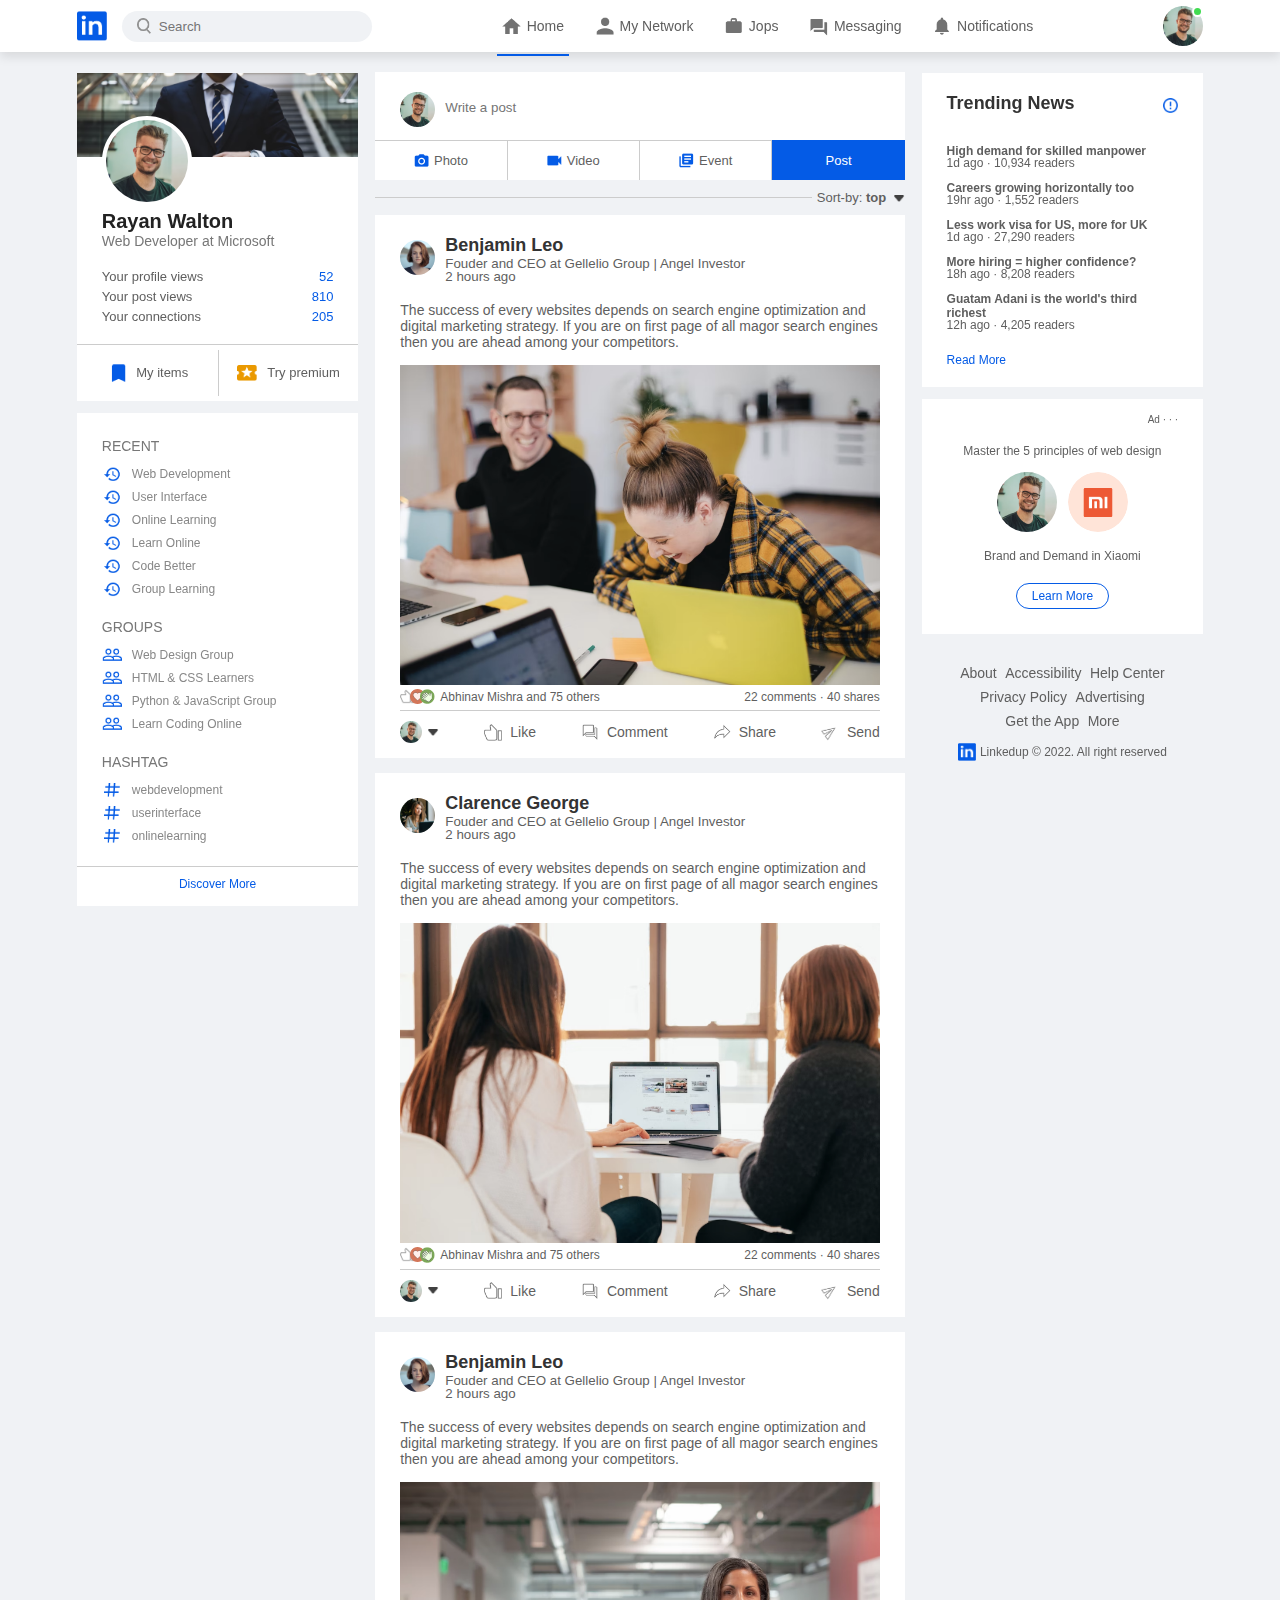
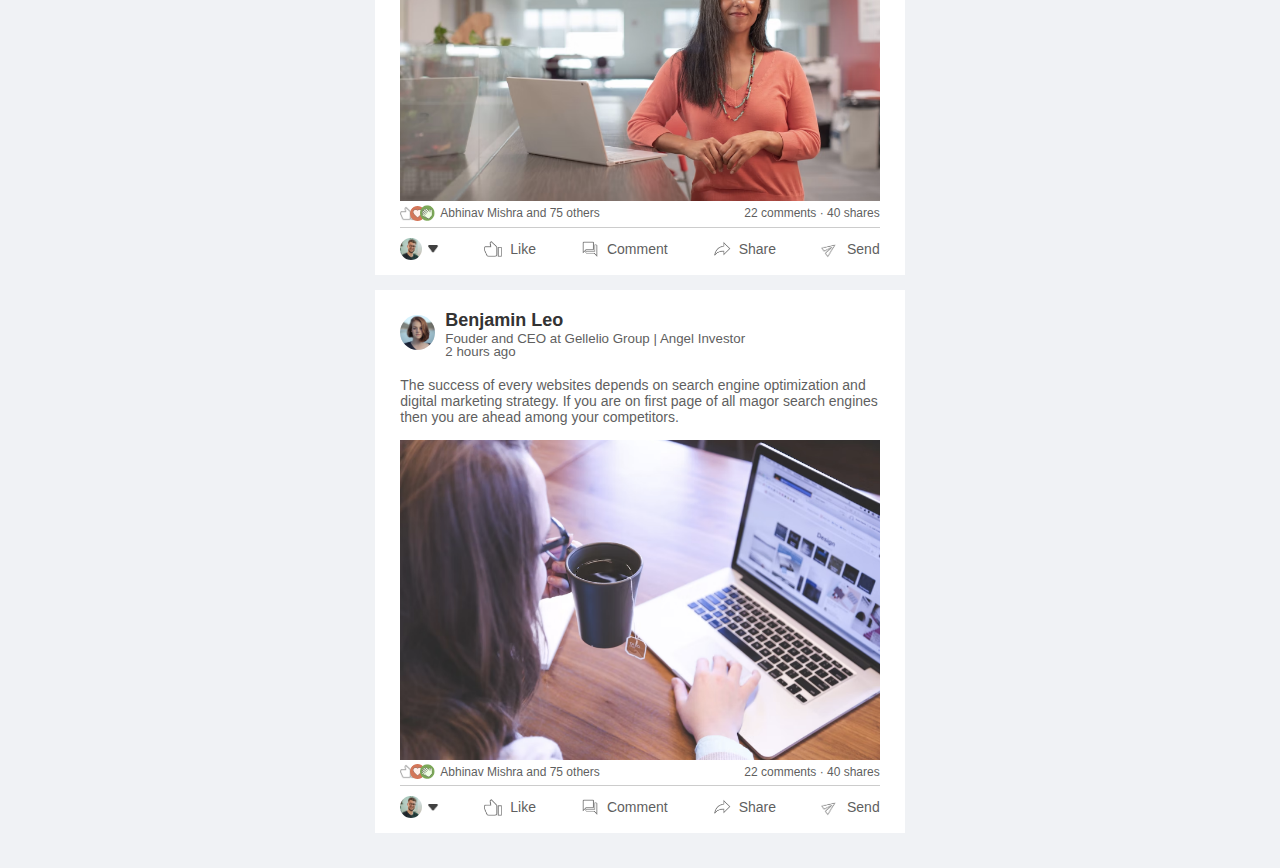
<file: LinkedIn/index.html>
<!DOCTYPE html>
<html lang="en">
<head>
    <meta charset="UTF-8">
    <meta name="viewport" content="width=device-width, initial-scale=1.0">
    <title>Social media website design</title>
    <link rel="stylesheet" href="style.css">
</head>
<body>

    <nav class="navbar">
        <div class="navbar-left">
            <a href="index.html" class="logo"><img src="images/logo.png"></a>

            <div class="search-box">
                <img src="images/search.png">
                <input type="text" placeholder="Search">
            </div>
        </div>
        <div class="navbar-center">
            <ul>
                <li><a href="#" class="active-link"><img src="images/home.png"><span>Home</span></a></li>
                <li><a href="#"><img src="images/network.png"><span>My Network</span></a></li>
                <li><a href="#"><img src="images/jobs.png"><span>Jops</span></a></li>
                <li><a href="#"><img src="images/message.png"><span>Messaging</span></a></li>
                <li><a href="#"><img src="images/notification.png"><span>Notifications</span></a></li>
            </ul>
        </div>
        <div class="navbar-right">
            <div class="online">
                <img src="images/user-1.png" class="nav-profile-img" onclick="toggleMenu()">
            </div>
        
        </div>
    
    <!--- -------profile-drop-down-menu ------------ --->
    <div class="profile-menu-wrap" id="profileMenu">
        <div class="profile-menu">
            <div class="user-info">
                <img src="images/user-1.png">
                <div>
                    <h3>Rayan Walton</h3>
                    <a href="profile.html">See your profile</a>
                </div>
            </div>
            <hr>
            <a href="#" class="profile-menu-link">
                <img src="images/feedback.png">
                <p>Give Feedback</p>
                <span>></span>
            </a>
            <a href="#" class="profile-menu-link">
                <img src="images/setting.png">
                <p>Settings & Privacy</p>
                <span>></span>
            </a>
            <a href="#" class="profile-menu-link">
                <img src="images/help.png">
                <p>Help & Support</p>
                <span>></span>
            </a>
            <a href="#" class="profile-menu-link">
                <img src="images/display.png">
                <p>Display & Accessibility</p>
                <span>></span>
            </a>
            <a href="#" class="profile-menu-link">
                <img src="images/logout.png">
                <p>Logout</p>
                <span>></span>
            </a>
        </div>
    </div>
</nav>
    <!--- ------ navbar close ----------- --->

    <div class="container">
        <!--- -----left - sidebar----- --->
        <div class="left-sidebar">
            <div class="sidebar-profile-box">
                <img src="images/cover-pic.png" width="100%">
                <div class="sidebar-profile-info">
                    <img src="images/user-1.png">
                    <h1>Rayan Walton</h1>
                    <h3>Web Developer at Microsoft</h3>
                    <ul>
                        <li>Your profile views<span>52</span></li>
                        <li>Your post views<span>810</span></li>
                        <li>Your connections<span>205</span></li>
                    </ul>
                </div>
                <div class="sidebar-profile-link">
                    <a href="#"><img src="images/items.png"> My items</a>
                    <a href="#"><img src="images/premium.png"> Try premium</a>
                </div>
            </div>

            <div class="sidebar-activity" id="sidebarActivity">
                <h3>RECENT</h3>
                <a href="#"><img src="images/recent.png"> Web Development</a>
                <a href="#"><img src="images/recent.png"> User Interface</a>
                <a href="#"><img src="images/recent.png"> Online Learning</a>
                <a href="#"><img src="images/recent.png"> Learn Online</a>
                <a href="#"><img src="images/recent.png"> Code Better</a>
                <a href="#"><img src="images/recent.png"> Group Learning</a>
                <h3>GROUPS</h3>
                <a href="#"><img src="images/group.png"> Web Design Group</a>
                <a href="#"><img src="images/group.png"> HTML & CSS Learners</a>
                <a href="#"><img src="images/group.png"> Python & JavaScript Group</a>
                <a href="#"><img src="images/group.png"> Learn Coding Online</a>
                <h3>HASHTAG</h3>
                <a href="#"><img src="images/hashtag.png"> webdevelopment</a>
                <a href="#"><img src="images/hashtag.png"> userinterface</a>
                <a href="#"><img src="images/hashtag.png"> onlinelearning</a>
                <div class="discover-more-link">
                    <a href="#">Discover More</a>
                </div>
            </div>

            <p id="showMoreLink" onclick="toggleActivity()">Show more <b>+</b></p>
        </div>
        <!--- ------main content------ --->
        <div class="main-content">

            <div class="create-post">
                <div class="create-post-input">
                    <img src="images/user-1.png">
                    <textarea rows="2" placeholder="Write a post"></textarea>
                </div>
                <div class="create-post-links">
                    <li><img src="images/photo.png">Photo</li>
                    <li><img src="images/video.png">Video</li>
                    <li><img src="images/event.png">Event</li>
                    <li>Post</li>
                </div>
            </div>
            <div class="sort-by">
                <hr>
                <p>Sort-by: <span>top <img src="images/down-arrow.png"></span></p>
            </div>

            <div class="post">
                <div class="post-author">
                    <img src="images/user-3.png">
                    <div>
                        <h1>Benjamin Leo</h1>
                        <small>Fouder and CEO at Gellelio Group | Angel Investor</small>
                        <small>2 hours ago</small>
                    </div>
                </div>
                <p>The success of every websites depends on search engine optimization and 
                    digital marketing strategy. If you are on first page of all magor search engines
                    then you are ahead among your competitors.
                </p>
                <img src="images/post-image-1.png" width="100%">

                <div class="post-stats">
                    <div>
                        <img src="images/thumbsup.png">
                        <img src="images/love.png">
                        <img src="images/clap.png">
                        <span class="liked-users">Abhinav Mishra and 75 others</span>
                    </div>
                    <div>
                        <span>22 comments &middot; 40 shares</span>
                    </div>
                </div>
                <div class="post-activity">
                    <div>
                        <img src="images/user-1.png" class="post-activity-user-icon">
                        <img src="images/down-arrow.png" class="post-activity-arrow-icon">
                    </div>
                    <div class="post-activity-link">
                        <img src="images/like.png">
                        <span>Like</span>
                    </div>
                    <div class="post-activity-link">
                        <img src="images/comment.png">
                        <span>Comment</span>
                    </div>
                    <div class="post-activity-link">
                        <img src="images/share.png">
                        <span>Share</span>
                    </div>
                    <div class="post-activity-link">
                        <img src="images/send.png">
                        <span>Send</span>
                    </div>
                </div>
            </div>
            <div class="post">
                <div class="post-author">
                    <img src="images/user-4.png">
                    <div>
                        <h1>Clarence George</h1>
                        <small>Fouder and CEO at Gellelio Group | Angel Investor</small>
                        <small>2 hours ago</small>
                    </div>
                </div>
                <p>The success of every websites depends on search engine optimization and 
                    digital marketing strategy. If you are on first page of all magor search engines
                    then you are ahead among your competitors.
                </p>
                <img src="images/post-image-2.png" width="100%">

                <div class="post-stats">
                    <div>
                        <img src="images/thumbsup.png">
                        <img src="images/love.png">
                        <img src="images/clap.png">
                        <span class="liked-users">Abhinav Mishra and 75 others</span>
                    </div>
                    <div>
                        <span>22 comments &middot; 40 shares</span>
                    </div>
                </div>
                <div class="post-activity">
                    <div>
                        <img src="images/user-1.png" class="post-activity-user-icon">
                        <img src="images/down-arrow.png" class="post-activity-arrow-icon">
                    </div>
                    <div class="post-activity-link">
                        <img src="images/like.png">
                        <span>Like</span>
                    </div>
                    <div class="post-activity-link">
                        <img src="images/comment.png">
                        <span>Comment</span>
                    </div>
                    <div class="post-activity-link">
                        <img src="images/share.png">
                        <span>Share</span>
                    </div>
                    <div class="post-activity-link">
                        <img src="images/send.png">
                        <span>Send</span>
                    </div>
                </div>
            </div>
            <div class="post">
                <div class="post-author">
                    <img src="images/user-3.png">
                    <div>
                        <h1>Benjamin Leo</h1>
                        <small>Fouder and CEO at Gellelio Group | Angel Investor</small>
                        <small>2 hours ago</small>
                    </div>
                </div>
                <p>The success of every websites depends on search engine optimization and 
                    digital marketing strategy. If you are on first page of all magor search engines
                    then you are ahead among your competitors.
                </p>
                <img src="images/post-image-3.png" width="100%">

                <div class="post-stats">
                    <div>
                        <img src="images/thumbsup.png">
                        <img src="images/love.png">
                        <img src="images/clap.png">
                        <span class="liked-users">Abhinav Mishra and 75 others</span>
                    </div>
                    <div>
                        <span>22 comments &middot; 40 shares</span>
                    </div>
                </div>
                <div class="post-activity">
                    <div>
                        <img src="images/user-1.png" class="post-activity-user-icon">
                        <img src="images/down-arrow.png" class="post-activity-arrow-icon">
                    </div>
                    <div class="post-activity-link">
                        <img src="images/like.png">
                        <span>Like</span>
                    </div>
                    <div class="post-activity-link">
                        <img src="images/comment.png">
                        <span>Comment</span>
                    </div>
                    <div class="post-activity-link">
                        <img src="images/share.png">
                        <span>Share</span>
                    </div>
                    <div class="post-activity-link">
                        <img src="images/send.png">
                        <span>Send</span>
                    </div>
                </div>
            </div>
            <div class="post">
                <div class="post-author">
                    <img src="images/user-3.png">
                    <div>
                        <h1>Benjamin Leo</h1>
                        <small>Fouder and CEO at Gellelio Group | Angel Investor</small>
                        <small>2 hours ago</small>
                    </div>
                </div>
                <p>The success of every websites depends on search engine optimization and 
                    digital marketing strategy. If you are on first page of all magor search engines
                    then you are ahead among your competitors.
                </p>
                <img src="images/post-image-4.png" width="100%">

                <div class="post-stats">
                    <div>
                        <img src="images/thumbsup.png">
                        <img src="images/love.png">
                        <img src="images/clap.png">
                        <span class="liked-users">Abhinav Mishra and 75 others</span>
                    </div>
                    <div>
                        <span>22 comments &middot; 40 shares</span>
                    </div>
                </div>
                <div class="post-activity">
                    <div>
                        <img src="images/user-1.png" class="post-activity-user-icon">
                        <img src="images/down-arrow.png" class="post-activity-arrow-icon">
                    </div>
                    <div class="post-activity-link">
                        <img src="images/like.png">
                        <span>Like</span>
                    </div>
                    <div class="post-activity-link">
                        <img src="images/comment.png">
                        <span>Comment</span>
                    </div>
                    <div class="post-activity-link">
                        <img src="images/share.png">
                        <span>Share</span>
                    </div>
                    <div class="post-activity-link">
                        <img src="images/send.png">
                        <span>Send</span>
                    </div>
                </div>
            </div>
            
        </div>
        <!---  ---------right-sidebar----- --->
        <div class="right-sidebar">
            <div class="sidebar-news">
                <img src="images/more.png" class="info-icon">
                <h3>Trending News</h3>
                <a href="#">High demand for skilled manpower</a>
                <span>1d ago &middot; 10,934 readers</span>

                <a href="#">Careers growing horizontally too</a>
                <span>19hr ago &middot; 1,552 readers</span>

                <a href="#">Less work visa for US, more for UK</a>
                <span>1d ago &middot; 27,290 readers</span>

                <a href="#">More hiring = higher confidence?</a>
                <span>18h ago &middot; 8,208 readers</span>

                <a href="#">Guatam Adani is the world's third richest</a>
                <span>12h ago &middot; 4,205 readers</span>

                <a href="#" class="read-more-link">Read More</a>
            </div>

            <div class="sidebar-ad">
                <small>Ad &middot; &middot; &middot;</small>
                <p>Master the 5 principles of web design</p>
                <div>
                    <img src="images/user-1.png">
                    <img src="images/mi-logo.png">
                </div>
                <b>Brand and Demand in Xiaomi</b>
                <a href="#" class="ad-link">Learn More</a>
            </div>

            <div class="sidebar-useful-links">
                <a href="#">About</a>
                <a href="#">Accessibility</a>
                <a href="#">Help Center</a>
                <a href="#">Privacy Policy</a>
                <a href="#">Advertising</a>
                <a href="#">Get the App</a>
                <a href="#">More</a>

                <div class="copyright-msg">
                    <img src="images/logo.png">
                    <p>Linkedup &#169; 2022. All right reserved</p>
                </div>
            </div>
        </div>
    </div>
    
 <script>
        
        let profileMenu = document.getElementById("profileMenu");

        function toggleMenu(){
            profileMenu.classList.toggle("open-menu");

        }

</script>

<script>


        let sidebarActivity = document.getElementById("sidebarActivity");
        let moreLink = document.getElementById("showMoreLink");
         
        function toggleActivity(){
            sidebarActivity.classList.toggle("open-activity");

            if(sidebarActivity.classList.contains("open-activity")){
                moreLink.innerHTML = "Show less <b>-</b>";
            }
            else{
                moreLink.innerHTML = "Show more <b>+</b>";
            }
        }

</script>
</body>
</html>
</file>
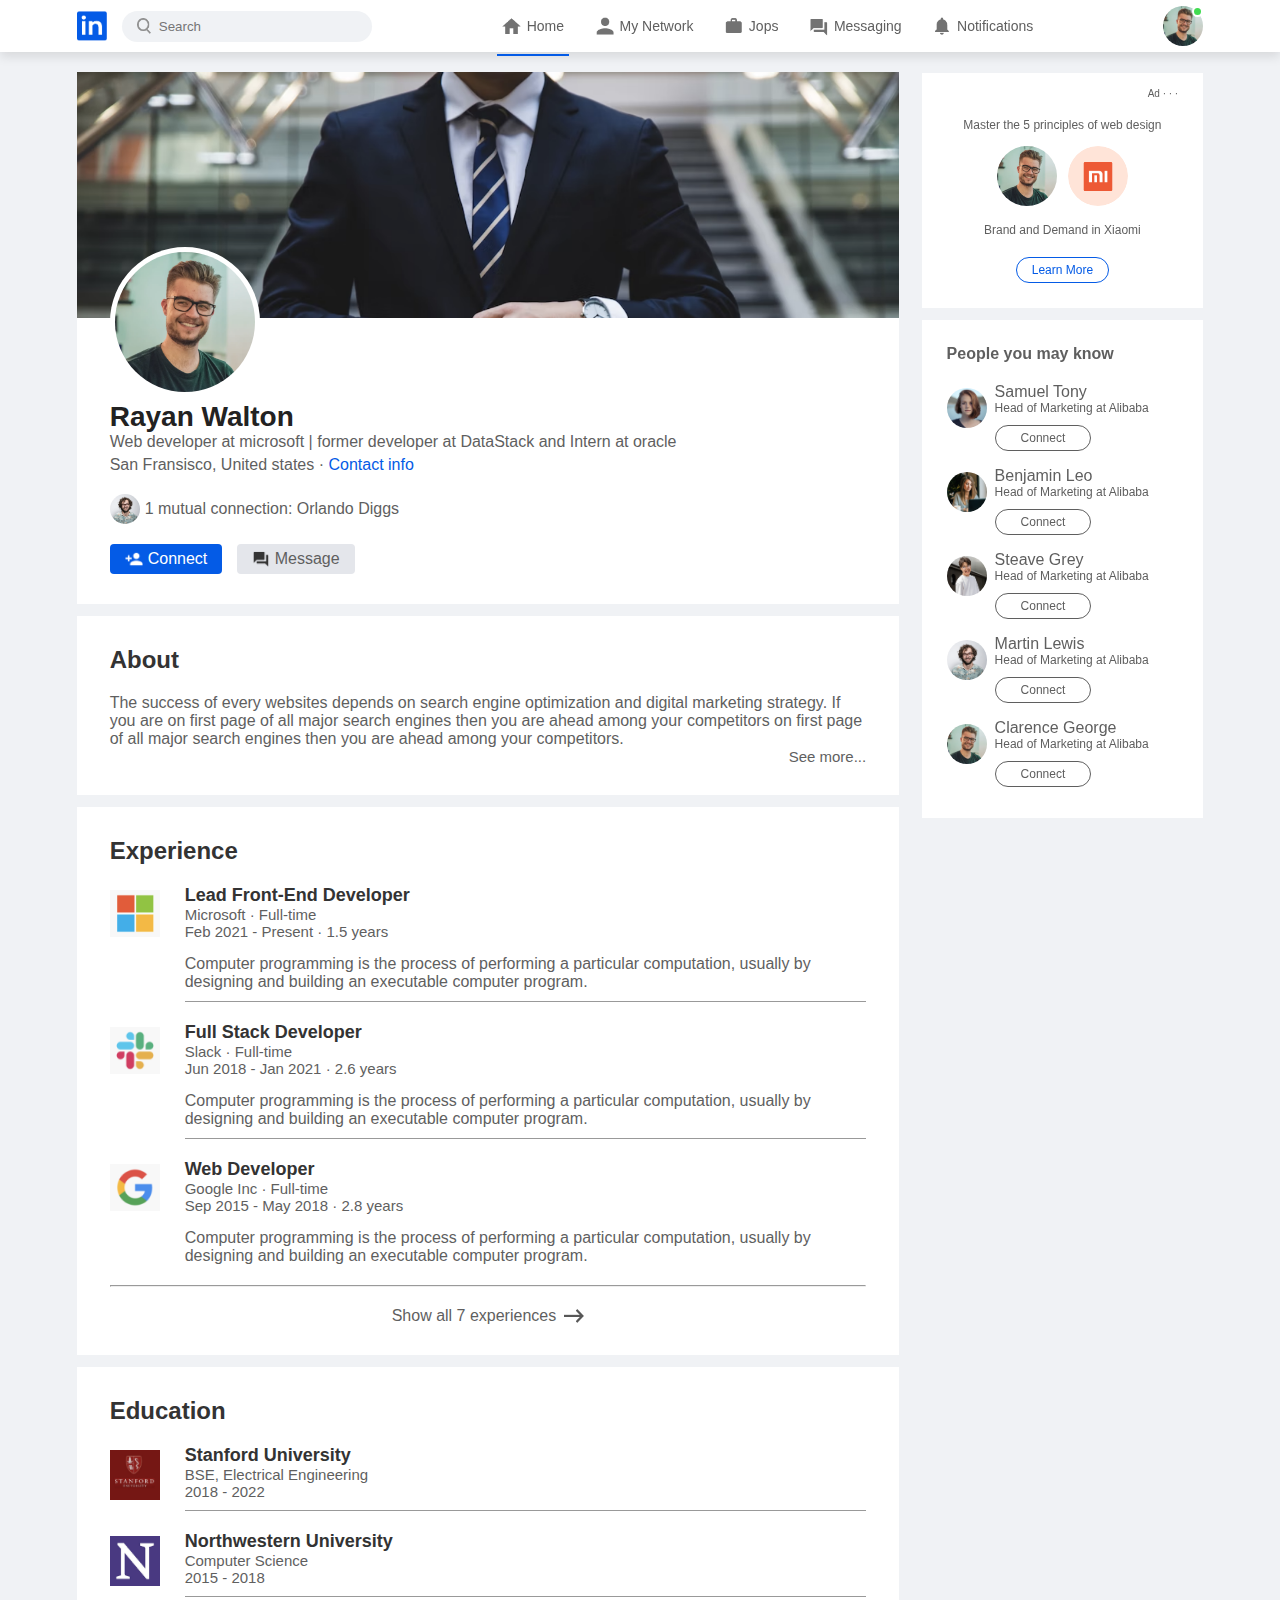
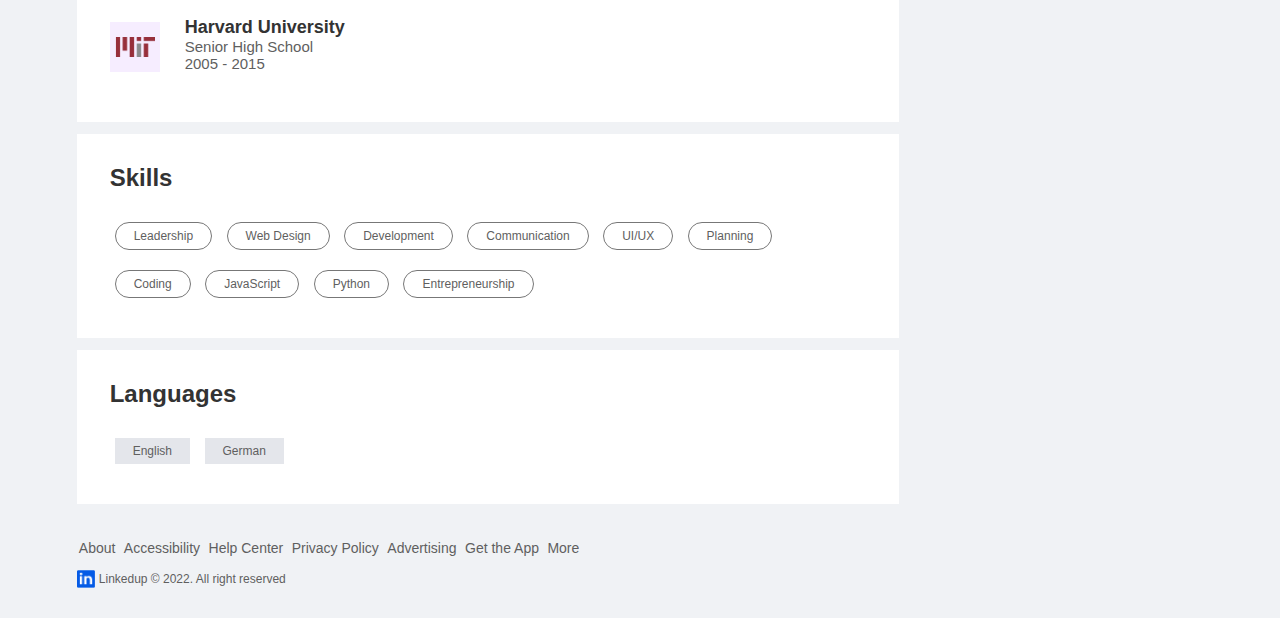
<file: LinkedIn/profile.html>
<!DOCTYPE html>
<html lang="en">
<head>
    <meta charset="UTF-8">
    <meta name="viewport" content="width=device-width, initial-scale=1.0">
    <title>Social media website design</title>
    <link rel="stylesheet" href="style.css">
    
</head>
<body>

    <nav class="navbar">
        <div class="navbar-left">
            <a href="index.html" class="logo"><img src="images/logo.png"></a>

            <div class="search-box">
                <img src="images/search.png">
                <input type="text" placeholder="Search">
            </div>
        </div>
        <div class="navbar-center">
            <ul>
                <li><a href="#" class="active-link"><img src="images/home.png"><span>Home</span></a></li>
                <li><a href="#"><img src="images/network.png"><span>My Network</span></a></li>
                <li><a href="#"><img src="images/jobs.png"><span>Jops</span></a></li>
                <li><a href="#"><img src="images/message.png"><span>Messaging</span></a></li>
                <li><a href="#"><img src="images/notification.png"><span>Notifications</span></a></li>
            </ul>
        </div>
        <div class="navbar-right">
            <div class="online">
                <img src="images/user-1.png" class="nav-profile-img" onclick="toggleMenu()">
            </div>
        
        </div>
    
    <!--- -------profile-drop-down-menu ------------ --->
    <div class="profile-menu-wrap" id="profileMenu">
        <div class="profile-menu">
            <div class="user-info">
                <img src="images/user-1.png">
                <div>
                    <h3>Rayan Walton</h3>
                    <a href="profile.html">See your profile</a>
                </div>
            </div>
            <hr>
            <a href="#" class="profile-menu-link">
                <img src="images/feedback.png">
                <p>Give Feedback</p>
                <span>></span>
            </a>
            <a href="#" class="profile-menu-link">
                <img src="images/setting.png">
                <p>Settings & Privacy</p>
                <span>></span>
            </a>
            <a href="#" class="profile-menu-link">
                <img src="images/help.png">
                <p>Help & Support</p>
                <span>></span>
            </a>
            <a href="#" class="profile-menu-link">
                <img src="images/display.png">
                <p>Display & Accessibility</p>
                <span>></span>
            </a>
            <a href="#" class="profile-menu-link">
                <img src="images/logout.png">
                <p>Logout</p>
                <span>></span>
            </a>
        </div>
    </div>
</nav>
    <!--- ------ navbar close ----------- --->
<div class="container">
    <div class="profile-main">
         <div class="profile-container">
            <img src="images/cover-pic.png" width="100%">
            <div class="profile-container-inner">
                <img src="images/user-1.png" class="profile-pic">
                <h1>Rayan Walton</h1>
                <b>Web developer at microsoft | former developer at DataStack
                    and Intern at oracle
                </b>
                <p>San Fransisco, United states &middot; <a href="#">Contact
                    info
                </a></p>
                <div class="mutual-connection">
                    <img src="images/user-2.png">
                    <span>1 mutual connection: Orlando Diggs</span>
                </div>
                <div class="profile-btn">
                    <a href="#" class="primary-btn"><img src="images/connect.png">Connect</a>
                    <a href="#"><img src="images/chat.png">Message</a>
                </div>
            </div>
         </div>
         <div class="profile-description">
            <h2>About</h2>
            <p>The success of every websites depends on search engine optimization
                and digital marketing strategy. If you are on first page of all major search engines
                then you are ahead among your competitors on first page of all major
                search engines then you are ahead among your competitors.
            </p>
            <a href="#" class="see-more-link">See more...</a>
         </div>

         <div class="profile-description">
            <h2>Experience</h2>
            <div class="profile-desc-row">
                <img src="images/microsoft.png">
                <div>
                    <h3>Lead Front-End Developer</h3>
                    <b>Microsoft &middot; Full-time</b>
                    <b>Feb 2021 - Present &middot; 1.5 years</b>
                    <p>Computer programming is the process of performing 
                      a particular computation, usually by designing and building
                      an executable computer program.
                    </p>
                    <hr>
                </div>
            </div>
            <div class="profile-desc-row">
                <img src="images/slack.png">
                <div>
                    <h3>Full Stack Developer</h3>
                    <b>Slack &middot; Full-time</b>
                    <b>Jun 2018 - Jan 2021 &middot; 2.6 years</b>
                    <p>Computer programming is the process of performing 
                      a particular computation, usually by designing and building
                      an executable computer program.
                    </p>
                    <hr>
                </div>
            </div>
            <div class="profile-desc-row">
                <img src="images/google.png">
                <div>
                    <h3>Web Developer</h3>
                    <b>Google Inc &middot; Full-time</b>
                    <b>Sep 2015 - May 2018 &middot; 2.8 years</b>
                    <p>Computer programming is the process of performing 
                      a particular computation, usually by designing and building
                      an executable computer program.
                    </p>
                
                </div>
            </div>
            <hr>
            <a href="#" class="experience-link">Show all 7 experiences <img src="images/right-arrow.png" alt=""></a>
         </div>

         <div class="profile-description">
            <h2>Education</h2>
            <div class="profile-desc-row">
                <img src="images/stanford.png">
                <div>
                    <h3>Stanford University</h3>
                    <b>BSE, Electrical Engineering</b>
                    <b>2018 - 2022</b>
                    <hr>
                </div>
            </div>
            <div class="profile-desc-row">
                <img src="images/north.png">
                <div>
                    <h3>Northwestern University</h3>
                    <b>Computer Science</b>
                    <b>2015 - 2018</b>
                    <hr>
                </div>
            </div>
            <div class="profile-desc-row">
                <img src="images/mit.png">
                <div>
                    <h3>Harvard University</h3>
                    <b>Senior High School</b>
                    <b>2005 - 2015</b>
                
                </div>
            </div>
         </div>

         <div class="profile-description">
            <h2>Skills</h2>
            <a href="#" class="skills-btn">Leadership</a>
            <a href="#" class="skills-btn">Web Design</a>
            <a href="#" class="skills-btn">Development</a>
            <a href="#" class="skills-btn">Communication</a>
            <a href="#" class="skills-btn">UI/UX</a>
            <a href="#" class="skills-btn">Planning</a>
            <a href="#" class="skills-btn">Coding</a>
            <a href="#" class="skills-btn">JavaScript</a>
            <a href="#" class="skills-btn">Python</a>
            <a href="#" class="skills-btn">Entrepreneurship</a>
         </div>
         <div class="profile-description">
            <h2>Languages</h2>
            <a href="#" class="language-btn">English</a>
            <a href="#" class="language-btn">German</a>
         </div>

    </div>
  <!---  ---------profile sidebar ------------- --->  
    <div class="profile-sidebar">

        <div class="sidebar-ad">
            <small>Ad &middot; &middot; &middot;</small>
            <p>Master the 5 principles of web design</p>
            <div>
                <img src="images/user-1.png">
                <img src="images/mi-logo.png">
            </div>
            <b>Brand and Demand in Xiaomi</b>
            <a href="#" class="ad-link">Learn More</a>
        </div>

        <div class="sidebar-people">
            <h3>People you may know</h3>
            <div class="sidebar-people-row">
                <img src="images/user-3.png">
                <div>
                    <h2>Samuel Tony</h2>
                    <p>Head of Marketing at Alibaba</p>
                    <a href="#">Connect</a>
                </div>
            </div>
            <div class="sidebar-people-row">
                <img src="images/user-4.png">
                <div>
                    <h2>Benjamin Leo</h2>
                    <p>Head of Marketing at Alibaba</p>
                    <a href="#">Connect</a>
                </div>
            </div>
            <div class="sidebar-people-row">
                <img src="images/user-5.png">
                <div>
                    <h2>Steave Grey</h2>
                    <p>Head of Marketing at Alibaba</p>
                    <a href="#">Connect</a>
                </div>
            </div>
            <div class="sidebar-people-row">
                <img src="images/user-2.png">
                <div>
                    <h2>Martin Lewis</h2>
                    <p>Head of Marketing at Alibaba</p>
                    <a href="#">Connect</a>
                </div>
            </div>
            <div class="sidebar-people-row">
                <img src="images/user-1.png">
                <div>
                    <h2>Clarence George</h2>
                    <p>Head of Marketing at Alibaba</p>
                    <a href="#">Connect</a>
                </div>
            </div>
        </div>

    </div>
</div>




<div class="profile-footer">
    <div class="sidebar-useful-links">
        <a href="#">About</a>
        <a href="#">Accessibility</a>
        <a href="#">Help Center</a>
        <a href="#">Privacy Policy</a>
        <a href="#">Advertising</a>
        <a href="#">Get the App</a>
        <a href="#">More</a>

        <div class="copyright-msg">
            <img src="images/logo.png">
            <p>Linkedup &#169; 2022. All right reserved</p>
        </div>
    </div>
</div>


    
 <script>
        
        let profileMenu = document.getElementById("profileMenu");

        function toggleMenu(){
            profileMenu.classList.toggle("open-menu");

        }

</script>
</body>
</html>
</file>
<file: LinkedIn/style.css>
*{
    margin: 0;
    padding: 0;
    font-family: 'poppins',sans-serif;
    box-sizing: border-box;
}
body{
    background: #f0f2f5;
    color: #5f5f5f;
}
a{
    text-decoration: none;
    color: #5f5f5f;
}
.navbar{
    display: flex;
    align-items: center;
    justify-content: space-between;
    background: #fff;
    padding: 6px 6%;
    position: sticky;
    top: 0;
    z-index: 100;
    box-shadow: 0 5px 10px rgba(0,0,0,0.1);
}
.logo img{
    width: 30px;
    margin-right: 15px;
    display: block;
}

.navbar-center ul li{
    display: inline-block;
    list-style: none;
}
.navbar-center ul li a{
    display: flex;
    align-items: center;
    font-size: 14px;
    margin: 5px 8px;
    padding-right: 5px;
    position: relative;
}
.navbar-center ul li a img{
    width: 30px;
}

.navbar-center ul li a::after{
    content: '';
    width: 0;
    height: 2px;
    background: #045be6;
    position: absolute;
    bottom: -15px;
    transition: width 0.3s;
}
.navbar-center ul li a:hover::after,
.navbar-center ul li a.active-link::after{
    width: 100%;
}

.nav-profile-img{
    width: 40px;
    border-radius: 50%;
    display: block;
    cursor: pointer;
    position: relative;
}
.online{
    position: relative;
}
.online::after{
    content: '';
    width: 7px;
    height: 7px;
    border: 2px solid #fff;
    border-radius: 50%;
    right: 0px;
    top: 0px;
    background: #41db51;
    position: absolute;
}
.search-box{
    background: #f0f2f5;
    width: 250px;
    border-radius: 20px;
    display: flex;
    align-items: center;
    padding: 0 15px;
}
.navbar-left{
    display: flex;
    align-items: center;
}
.search-box img{
    width: 14px;
}
.search-box input{
    width: 100%;
    background: transparent;
    padding: 8px;
    outline: none;
    border: 0;
}
/* --------- navbar-end ------- */

.container{
    padding: 20px 6%;
    display: flex;
    flex-wrap: wrap;
    justify-content: space-between;
}

/* -------------left-sidebar--------*/
.left-sidebar{
    flex-basis: 25%;
    align-self: flex-start;
    position: sticky;
    top: 73px;
}
.sidebar-profile-box{
    background: #fff;
}
.sidebar-profile-info{
    padding: 0 25px;
}
.sidebar-profile-info img{
    width: 90px;
    border-radius: 50%;
    background: #fff;
    padding: 4px;
    margin-top: -45px;
}
.sidebar-profile-info h1{
    font-size: 20px;
    font-weight: 600;
    color: #222;
}
.sidebar-profile-info h3{
    font-size: 14px;
    font-weight: 500;
    color: #777;
}
.sidebar-profile-info ul{
    list-style: none;
    margin: 20px 0;
}
.sidebar-profile-info ul li{
    width: 100%;
    margin: 5px 0;
    font-size: 13px;
}
.sidebar-profile-info ul li span{
    float: right;
    color: #045be6;
}
.sidebar-profile-link{
    display: flex;
    align-items: center;
    border-top: 1px solid #ccc;
}

.sidebar-profile-link a{
    flex-basis: 50%;
    display: flex;
    align-items: center;
    justify-content: center;
    padding: 15px 0;
    font-size: 13px;
    border-left: 1px solid #ccc;
}
.sidebar-profile-link a:first-child{
    border-left: 0;
}
.sidebar-profile-link a img{
    width: 20px;
    margin-right: 10px;
}
.sidebar-activity{
    background: #fff;
    padding: 5px 25px;
    margin: 12px 0;
}
.sidebar-activity h3{
    color: #777;
    font-size: 14px;
    font-weight: 500;
    margin: 20px 0 10px;
}
.sidebar-activity a{
    display: flex;
    align-items: center;
    font-size: 12px;
    font-weight: 500;
    color: #888;
    margin: 3px 0;
}

.sidebar-activity a img{
    width: 20px;
    margin-right: 10px;
}
.discover-more-link{
    border-top: 1px solid #ccc;
    text-align: center;
    margin-top: 20px;
    margin-left: -25px;
    margin-right: -25px;
}
.discover-more-link a{
    color: #045be6;
    display: inline-block;
    margin: 10px 0;
}

/* ---------- right-sidebar --------*/
.right-sidebar{
    flex-basis: 25%;
    align-self: flex-start;
    position: sticky;
    top: 73px;
}
.sidebar-news{
    background: #fff;
    padding: 10px 25px;
}
.info-icon{
    width: 15px;
    float: right;
    margin-top: 15px;
}
.sidebar-news h3{
    font-size: 18px;
    font-weight: 600;
    color: #333;
    margin: 10px 0 30px;
}
.sidebar-news a{
    display: block;
    font-size: 12px;
    font-weight: 600;
    margin-top: 10px;
    margin-bottom: -5px;
}
.sidebar-news span{
    font-size: 12px;
}
.sidebar-news .read-more-link{
    color: #045be6;
    font-weight: 500;
    margin: 20px 0 10px;
}
.sidebar-ad{
    background: #fff;
    padding: 15px 25px;
    text-align: center;
    margin: 12px 0;
    font-size: 12px;
}
.sidebar-ad img{
    width: 60px;
    border-radius: 50%;
    margin: 4px;
}
.sidebar-ad small{
    float: right;
    font-weight: 500;
}
.sidebar-ad p{
    margin-top: 30px;
    margin-bottom: 10px;
}
.sidebar-ad b{
    display: block;
    font-weight: 500;
    margin-top: 10px;
}
.ad-link{
    display: inline-block;
    border: 1px solid #045be6;
    border-radius: 30px;
    padding: 5px 15px;
    color: #045be6;
    font-weight: 500;
    margin: 20px auto 10px;
}
.sidebar-useful-links{
    padding: 15px 25px;
    text-align: center;
}
.sidebar-useful-links a{
    display: inline-block;
    font-size: 14px;
    margin: 4px 2px;
}
.copyright-msg{
    display: flex;
    align-items: center;
    justify-content: center;
    font-size: 12px;
    margin-top: 10px;
    font-weight: 500;
}
.copyright-msg img{
    width: 18px;
    margin-right: 4px;
}

/* ---------- main-content ---------- */
.main-content{
    flex-basis: 47%;
}
.create-post{
    background: #fff;
}
.create-post-input{
    padding: 20px 25px 10px;
    display: flex;
    align-items: flex-start;
}
.create-post-input img{
    width: 35px;
    border-radius: 50%;
    margin-right: 10px;
}
.create-post-input textarea{
    width: 100%;
    border: 0;
    outline: 0;
    resize: none;
    background: transparent;
    margin-top: 8px;
}
::placeholder{
    font-weight: 500;
}
.create-post-links{
    display: flex;
    align-items: flex-start;
}
.create-post-links li{
    list-style: none;
    border-top: 1px solid #ccc;
    border-right: 1px solid #ccc;
    flex-basis: 25%;
    height: 40px;
    font-size: 13px;
    display: flex;
    align-items: center;
    justify-content: center;
    cursor: pointer;
}
.create-post-links li img{
    width: 15px;
    margin-right: 5px;
}
.create-post-links li:last-child{
    background: #045be6;
    color: #fff;
    border-top: 0;
    border-right: 0;
}
.sort-by{
    display: flex;
    align-items: center;
    margin: 10px 0;
}
.sort-by hr{
    flex: 1;
    border: 0;
    height: 1px;
    background: #ccc;
}
.sort-by p{
    font-size: 13px;
    padding-left: 5px;
}
.sort-by p span{
    font-weight: 600;
    cursor: pointer;
}
.sort-by p span img{
    width: 12px;
    margin-left: 3px;
}
.post{
    background: #fff;
    padding: 20px 25px 5px;
    margin: 5px 0 15px;
}
.post-author{
    display: flex;
    align-items: flex-start;
    margin-bottom: 20px;
}
.post-author img{
    width: 35px;
    border-radius: 50%;
    margin-right: 10px;
    margin-top: 5px;
}
.post-author h1{
    font-size: 18px;
    font-weight: 600;
    color: #333;
}
.post-author small{
    display: block;
    margin-bottom: -2px;
}
.post p{
    font-size: 14px;
    margin-bottom: 15px;
}
.post-stats{
    display: flex;
    flex-wrap: wrap;
    align-items: center;
    justify-content: space-between;
    font-size: 12px;
    border-bottom: 1px solid #ccc;
    padding-bottom: 6px;
}
.post-stats div{
    display: flex;
    align-items: center;
}
.post-stats img{
    width: 15px;
    margin-right: -5px;
}
.liked-users{
    margin-left: 10px;
}
.post-activity{
     display: flex;
     align-items: center;
     justify-content: space-between;
     padding: 10px 0;
     font-size: 14px;
     font-weight: 500;
}
.post-activity div{
    display: flex;
    align-items: center;
}
.post-activity-user-icon{
    width: 22px;
    border-radius: 50%;
}
.post-activity-arrow-icon{
    width: 12px;
    margin-left: 5px;
}
.post-activity-link img{
    width: 18px;
    margin-right: 8px;
}


/* ---------------- profile-drop-down-menu ------------------ */
.profile-menu-wrap{
     position: absolute;
     top: 100%;
     right: 5%;
     width: 320px;
     max-height: 0;
     overflow: hidden;
     transition: max-height 0.5s;
}
.profile-menu-wrap.open-menu{
    max-height: 400px;
}
.profile-menu{
    background: #222;
    color: #fff;
    padding: 20px;
    margin: 10px;
}
.user-info{
    display: flex;
    align-items: center;
}
.user-info img{
    width: 50px;
    border-radius: 50%;
    margin-right: 15px;
}
.user-info h3{
    font-weight: 500;
    margin-bottom: -7px;
}
.user-info a{
    color: #c9dbf8;
    font-size: 13px;
}
.profile-menu hr{
    border: 0;
    height: 1px;
    width: 100%;
    background: #fff;
    margin: 15px 0 10px;
}
.profile-menu-link{
    display: flex;
    align-items: center;
    color: #fff;
    margin: 12px 0;
    font-size: 14px;
}
.profile-menu-link p{
    width: 100%;
}
.profile-menu-link img{
    width: 35px;
    border-radius: 50%;
    margin-right: 15px;
}
/* ---------------- profile page ---------*/
.profile-main{
    flex-basis: 73%;
}
.profile-sidebar{
    flex-basis: 25%;
    align-self: flex-start;
    position: sticky;
    top: 73px;
}
.profile-container{
    background: #fff;
}
.profile-container-inner{
    padding: 0 4% 10px;
}
.profile-pic{
    width: 150px;
    border-radius: 50%;
    margin-top: -75px;
    padding: 5px;
    background: #fff;
}
.profile-container h1{
    font-size: 28px;
    font-weight: 600;
    color: #222;
}
.profile-container b{
    font-weight: 500;
}
.profile-container p{
    margin-top: 5px;
}
.profile-container p a{
    color: #045be6;
    font-weight: 500;
}
.mutual-connection{
    display: flex;
    align-items: center;
    margin: 20px 0;
}
.mutual-connection img{
    width: 30px;
    border-radius: 50%;
    margin-right: 5px;
}
.profile-btn{
    margin: 20px 0;
}
.profile-btn a{
    display: inline-flex;
    align-items: center;
    background: #e4e6eb;
    padding: 6px 15px;
    border-radius: 4px;
    margin-right: 10px;
}
.profile-btn a img{
    width: 18px;
    margin-right: 5px;
}
.profile-btn .primary-btn{
    background: #045be6;
    color: #fff;
}
.profile-description{
    background: #fff;
    padding: 20px 4% 30px;
    margin: 12px 0;
}
.profile-description h2{
    color: #333;
    margin: 10px 0 20px;
    font-weight: 600;
}
.see-more-link{
    display: block;
    text-align: right;
    font-size: 15px;
}
.profile-desc-row{
    display: flex;
    align-items: flex-start;
    margin: 20px 0;
}
.profile-desc-row img{
    width: 50px;
    margin-right: 25px;
    margin-top: 5px;
}
.profile-desc-row div{
    width: 100%;
}
.profile-desc-row h3{
    font-size: 18px;
    font-weight: 600;
    color: #333;
}
.profile-desc-row b{
    display: block;
    font-weight: 500;
    font-size: 15px;
}
.profile-desc-row p{
    margin-top: 15px;
}
.profile-desc-row hr{
    border: 0;
    border-bottom: 1px solid #999;
    margin-top: 10px;
}
.experience-link{
    display: flex;
    align-items: center;
    justify-content: center;
    padding-top: 20px;
    font-weight: 500;
}
.experience-link img{
    width: 20px;
    margin-left: 8px;
}
.skills-btn{
    display: inline-block;
    margin: 10px 5px;
    padding: 6px 18px;
    border: 1px solid #777;
    border-radius: 30px;
    font-size: 12px;
    font-weight: 500;
}
.language-btn{
    display: inline-block;
    margin: 10px 5px;
    padding: 6px 18px;
    background: #e4e6eb;
    font-size: 12px;
    font-weight: 500;
}

/* ------------------------ profile-right-sidebar-----------*/
.profile-sidebar .sidebar-ad{
    margin: 0;
}
.sidebar-people{
    background: #fff;
    padding: 15px 25px;
    margin: 12px 0;
    font-size: 12px;
}
.sidebar-people h3{
    font-size: 16px;
    font-weight: 600;
    margin: 10px 0 20px;
}
.sidebar-people-row{
    display: flex;
    align-items: flex-start;
    margin: 6px 0;
}
.sidebar-people-row img{
    width: 40px;
    border-radius: 50%;
    margin-right: 8px;
    margin-top: 5px;
}
.sidebar-people-row h2{
    font-weight: 500;
    font-size: 16px;
}
.sidebar-people-row a{
    display: inline-block;
    margin: 10px 0;
    padding: 5px 25px;
    border: 1px solid #5f5f5f;
    border-radius: 30px;
    font-weight: 500;
}
.profile-footer{
    padding: 0 6% 30px;
}
.profile-footer .sidebar-useful-links{
    text-align: left;
    padding: 0;
}
.profile-footer .copyright-msg{
    justify-content: flex-start;
}

#showMoreLink{
    display: none;
}
/* ------------------- media query for small screen -----------*/
@media only screen and (max-width: 600px){
    .search-box{
        background: transparent;
        width: auto;
        padding: 0;
    }
    .search-box input{
        width: 0;
        padding: 0;
    }
    .navbar-center ul li a span{
        display: none;
    }
    .navbar-center ul li a{
        padding-right: 0;
        margin: 5px;
    }
    .nav-profile-img{
        width: 30px;
    }
    .container{
        padding: 15px 3%;
    }
    .left-sidebar, .right-sidebar{
        flex-basis: 100%;
        position: relative;
        top: unset;
    }
    .main-content{
        flex-basis: 100%;
    }
    .post-stats div{
        margin: 2px 0;
    }
    .post-activity-link span{
        display: none;
    }
    .post-activity-link img{
        margin-right: 0;
    }
    .profile-main, .profile-sidebar{
        flex-basis: 100%;
    }
    .profile-container{
        font-size: 14px;
    }
    .profile-pic{
        width: 100px;
        margin-top: -50px;
    }
    .profile-description{
        font-size: 14px;
    }
    #showMoreLink{
        display: block;
        width: fit-content;
        margin: 10px auto;
        font-size: 14px;
        cursor: pointer;
    }
    .sidebar-activity{
        display: none;
    }
    .sidebar-activity.open-activity{
        display: block;
    }
}
</file>
